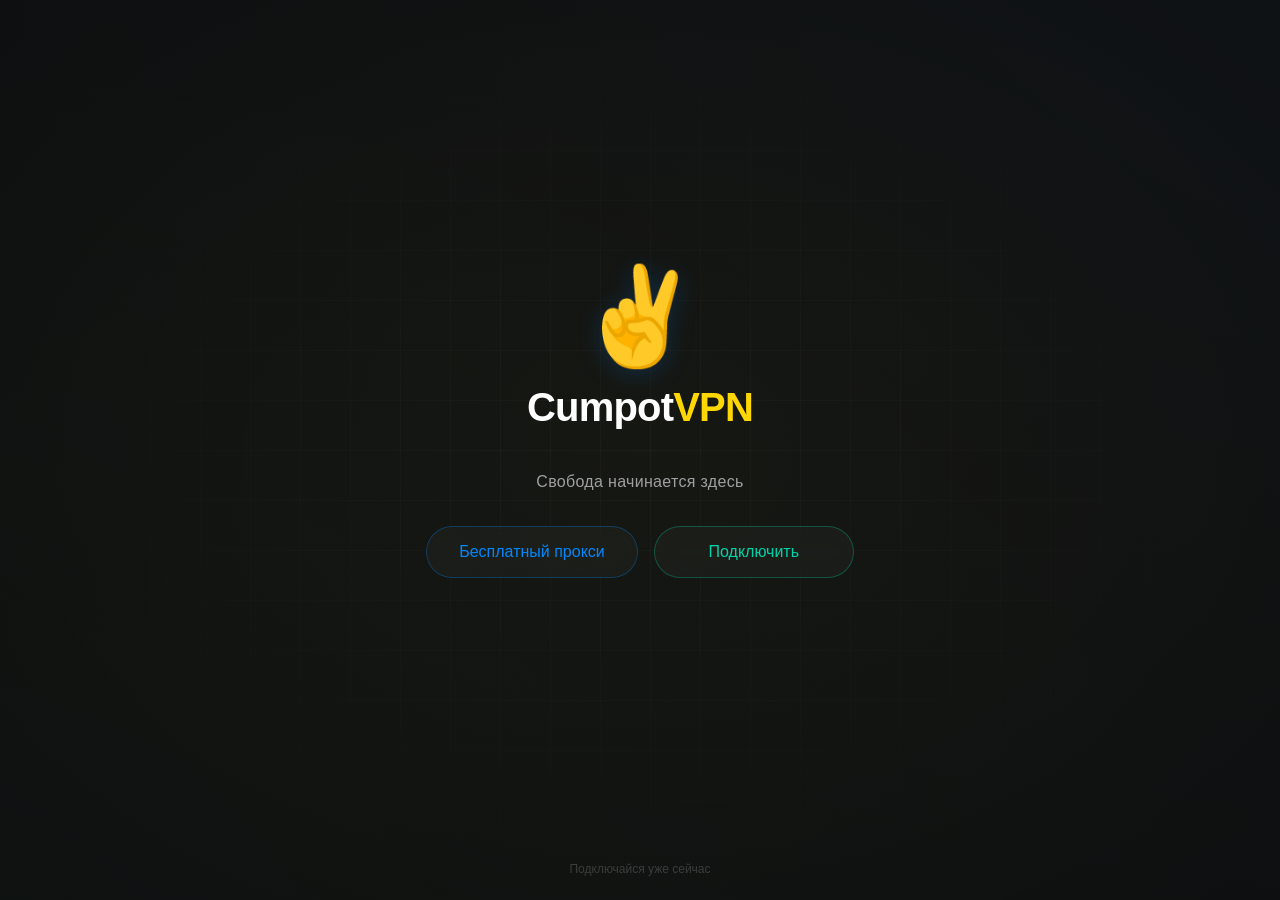
<file: index.html>
<!DOCTYPE html>
<html lang="en">
<head>
    <meta charset="UTF-8">
    <meta name="viewport" content="width=device-width, initial-scale=1.0, maximum-scale=1.0, user-scalable=no">
    <meta name="description" content="CumpotVPN - Fast. Private. Simple. Your gateway to a free internet.">
    <meta name="theme-color" content="#0f0f0f">
    <title>CumpotVPN</title>
    <style>
        /* CSS Reset & Base Styles */
        *, *::before, *::after {
            margin: 0;
            padding: 0;
            box-sizing: border-box;
        }

        :root {
            --bg-primary: #0f0f0f;
            --bg-secondary: #1a1a1a;
            --accent-blue: #0088ff;
            --accent-teal: #00d4aa;
            --accent-yellow: #ffd700; /* Gold/Yellow to match emoji */
            --text-primary: #ffffff;
            --text-secondary: #a0a0a0;
            --text-muted: #666666;
            --border-color: rgba(255, 255, 255, 0.1);
            --glow-blue: rgba(0, 136, 255, 0.4);
            --glow-teal: rgba(0, 212, 170, 0.4);
        }

        html {
            font-size: 16px;
            -webkit-text-size-adjust: 100%;
            -webkit-tap-highlight-color: transparent;
        }

        body {
            font-family: -apple-system, BlinkMacSystemFont, 'Segoe UI', Roboto, Oxygen, Ubuntu, Cantarell, sans-serif;
            background: var(--bg-primary);
            color: var(--text-primary);
            min-height: 100vh;
            display: flex;
            flex-direction: column;
            overflow-x: hidden;
            position: relative;
        }

        /* Animated Gradient Background */
        body::before {
            content: '';
            position: fixed;
            top: -50%;
            left: -50%;
            width: 200%;
            height: 200%;
            background: radial-gradient(ellipse at center, rgba(255, 215, 0, 0.03) 0%, transparent 50%),
                        radial-gradient(ellipse at 80% 20%, rgba(0, 136, 255, 0.03) 0%, transparent 70%),
                        radial-gradient(ellipse at 20% 80%, rgba(0, 212, 170, 0.02) 0%, transparent 50%);
            animation: gradientShift 20s ease-in-out infinite;
            pointer-events: none;
            z-index: 0;
        }

        /* Grid Background Pattern */
        body::after {
            content: '';
            position: fixed;
            top: 0;
            left: 0;
            width: 100%;
            height: 100%;
            background-image: 
                linear-gradient(rgba(255, 255, 255, 0.03) 1px, transparent 1px),
                linear-gradient(90deg, rgba(255, 255, 255, 0.03) 1px, transparent 1px);
            background-size: 50px 50px;
            mask-image: radial-gradient(ellipse at center, black 0%, transparent 75%);
            -webkit-mask-image: radial-gradient(ellipse at center, black 0%, transparent 75%);
            pointer-events: none;
            z-index: 0;
        }

        @keyframes gradientShift {
            0%, 100% { transform: translate(0, 0) rotate(0deg); }
            33% { transform: translate(2%, 2%) rotate(1deg); }
            66% { transform: translate(-1%, 1%) rotate(-1deg); }
        }

        /* Main Container */
        .container {
            flex: 1;
            display: flex;
            flex-direction: column;
            align-items: center;
            justify-content: center;
            padding: 2rem 1.5rem;
            position: relative;
            z-index: 1;
        }

        /* Logo Section */
        .logo-container {
            text-align: center;
            margin-bottom: 2.5rem;
            animation: fadeInDown 0.8s ease-out;
        }

        .logo {
            font-size: 4rem;
            display: inline-block;
            animation: float 3s ease-in-out infinite;
            filter: drop-shadow(0 4px 12px rgba(0, 136, 255, 0.2));
        }

        .brand-name {
            font-size: 2rem;
            font-weight: 600;
            color: var(--text-primary);
            letter-spacing: -0.02em;
            margin-top: 0.75rem;
        }

        .brand-vpn {
            color: var(--accent-yellow);
        }

        /* Tagline Styles */
        .tagline {
            font-size: 1rem;
            color: var(--text-secondary);
            text-align: center;
            margin-bottom: 2rem;
            opacity: 0.8;
            font-weight: 400;
            letter-spacing: 0.02em;
            animation: fadeIn 0.8s ease-out 0.2s both;
            max-width: 400px;
            line-height: 1.5;
        }

        @keyframes float {
            0%, 100% { transform: translateY(0); }
            50% { transform: translateY(-8px); }
        }

        /* Button Container */
        .button-container {
            display: flex;
            flex-direction: column;
            gap: 1rem;
            width: 100%;
            max-width: 320px;
            animation: fadeInUp 0.8s ease-out 0.3s both;
        }

        /* Button Styles */
        .btn {
            display: flex;
            align-items: center;
            justify-content: center;
            padding: 1rem 2rem;
            font-size: 1rem;
            font-weight: 500;
            text-decoration: none;
            border-radius: 50px;
            border: 1px solid var(--border-color);
            background: rgba(255, 255, 255, 0.03);
            backdrop-filter: blur(10px);
            -webkit-backdrop-filter: blur(10px);
            transition: all 0.3s cubic-bezier(0.4, 0, 0.2, 1);
            position: relative;
            overflow: hidden;
            cursor: pointer;
            -webkit-touch-callout: none;
            user-select: none;
        }

        .btn::before {
            content: '';
            position: absolute;
            top: 0;
            left: -100%;
            width: 100%;
            height: 100%;
            background: linear-gradient(90deg, transparent, rgba(255, 255, 255, 0.05), transparent);
            transition: left 0.5s ease;
        }

        .btn:hover::before {
            left: 100%;
        }

        .btn-primary {
            color: var(--accent-blue);
            border-color: rgba(0, 136, 255, 0.3);
        }

        .btn-primary:hover {
            background: rgba(0, 136, 255, 0.1);
            border-color: var(--accent-blue);
            transform: translateY(-2px);
            box-shadow: 0 8px 24px var(--glow-blue);
        }

        .btn-secondary {
            color: var(--accent-teal);
            border-color: rgba(0, 212, 170, 0.3);
        }

        .btn-secondary:hover {
            background: rgba(0, 212, 170, 0.1);
            border-color: var(--accent-teal);
            transform: translateY(-2px);
            box-shadow: 0 8px 24px var(--glow-teal);
        }

        .btn:active {
            transform: translateY(0) scale(0.98);
        }

        .btn:focus-visible {
            outline: 2px solid currentColor;
            outline-offset: 2px;
        }

        /* Footer */
        .footer {
            padding: 1.5rem;
            text-align: center;
            position: relative;
            z-index: 1;
        }

        .footer-text {
            font-size: 0.75rem;
            color: var(--text-muted);
            opacity: 0.5;
            transition: opacity 0.3s ease;
        }

        .footer-text:hover {
            opacity: 1;
        }

        /* Animations */
        @keyframes fadeIn {
            from { opacity: 0; }
            to { opacity: 1; }
        }

        @keyframes fadeInDown {
            from {
                opacity: 0;
                transform: translateY(-20px);
            }
            to {
                opacity: 1;
                transform: translateY(0);
            }
        }

        @keyframes fadeInUp {
            from {
                opacity: 0;
                transform: translateY(20px);
            }
            to {
                opacity: 1;
                transform: translateY(0);
            }
        }

        /* Reduced Motion */
        @media (prefers-reduced-motion: reduce) {
            *, *::before, *::after {
                animation-duration: 0.01ms !important;
                animation-iteration-count: 1 !important;
                transition-duration: 0.01ms !important;
            }
            
            .logo {
                animation: none;
            }
            
            body::before {
                animation: none;
            }
        }

        /* Desktop Styles */
        @media (min-width: 768px) {
            .logo {
                font-size: 5rem;
            }

            .brand-name {
                font-size: 1.25rem;
            }

            .brand-name {
                font-size: 1.25rem;
            }

            .button-container {
                flex-direction: row;
                justify-content: center;
                max-width: 600px;
            }

            .btn {
                min-width: 200px;
            }
        }

        /* Large Desktop */
        @media (min-width: 1024px) {
            .logo {
                font-size: 6rem;
            }

            .brand-name {
                font-size: 2.5rem;
            }
        }

        /* Mobile Optimizations */
        @media (max-width: 375px) {
            .logo {
                font-size: 3.5rem;
            }

            .brand-name {
                font-size: 1.75rem;
            }

            .btn {
                padding: 0.875rem 1.5rem;
                font-size: 0.9375rem;
            }
        }
    </style>
</head>
<body>
    <main class="container" role="main">
        <!-- Logo Section -->
        <div class="logo-container">
            <span class="logo" role="img" aria-label="CumpotVPN Logo">✌️</span>
            <h1 class="brand-name">Cumpot<span class="brand-vpn">VPN</span></h1>
        </div>

        <!-- Tagline -->
        <p class="tagline" id="tagline"></p>

        <!-- CTA Buttons -->
        <div class="button-container">
            <a 
                href="tg://proxy?add=YOUR_PROXY_HERE" 
                class="btn btn-primary"
                aria-label="Connect via Telegram Proxy"
                rel="noopener"
            >
                Бесплатный прокси
            </a>
            <a 
                href="tg://resolve?domain=cumpotvpn_bot" 
                class="btn btn-secondary"
                aria-label="Open CumpotVPN Bot on Telegram"
            >
                Подключить
            </a>
        </div>
    </main>

    <!-- Footer -->
    <footer class="footer">
        <p class="footer-text">Подключайся уже сейчас</p>
    </footer>

    <script>
        // Random tagline selector
        const taglines = [
            "Интернет без границ",
            "Свобода начинается здесь"
        ];

        // Smooth focus management for accessibility
        document.addEventListener('DOMContentLoaded', function() {
            // Set random tagline
            const taglineElement = document.getElementById('tagline');
            if (taglineElement) {
                const randomTagline = taglines[Math.floor(Math.random() * taglines.length)];
                taglineElement.textContent = randomTagline;
            }

            const buttons = document.querySelectorAll('.btn');
            
            buttons.forEach(btn => {
                btn.addEventListener('keydown', (e) => {
                    if (e.key === 'Enter' || e.key === ' ') {
                        btn.classList.add('pressed');
                    }
                });
                
                btn.addEventListener('keyup', () => {
                    btn.classList.remove('pressed');
                });
                
                btn.addEventListener('blur', () => {
                    btn.classList.remove('pressed');
                });
            });

            // Add loaded class for potential JS-triggered animations
            document.body.classList.add('loaded');
        });
    </script>
</body>
</html>
</file>
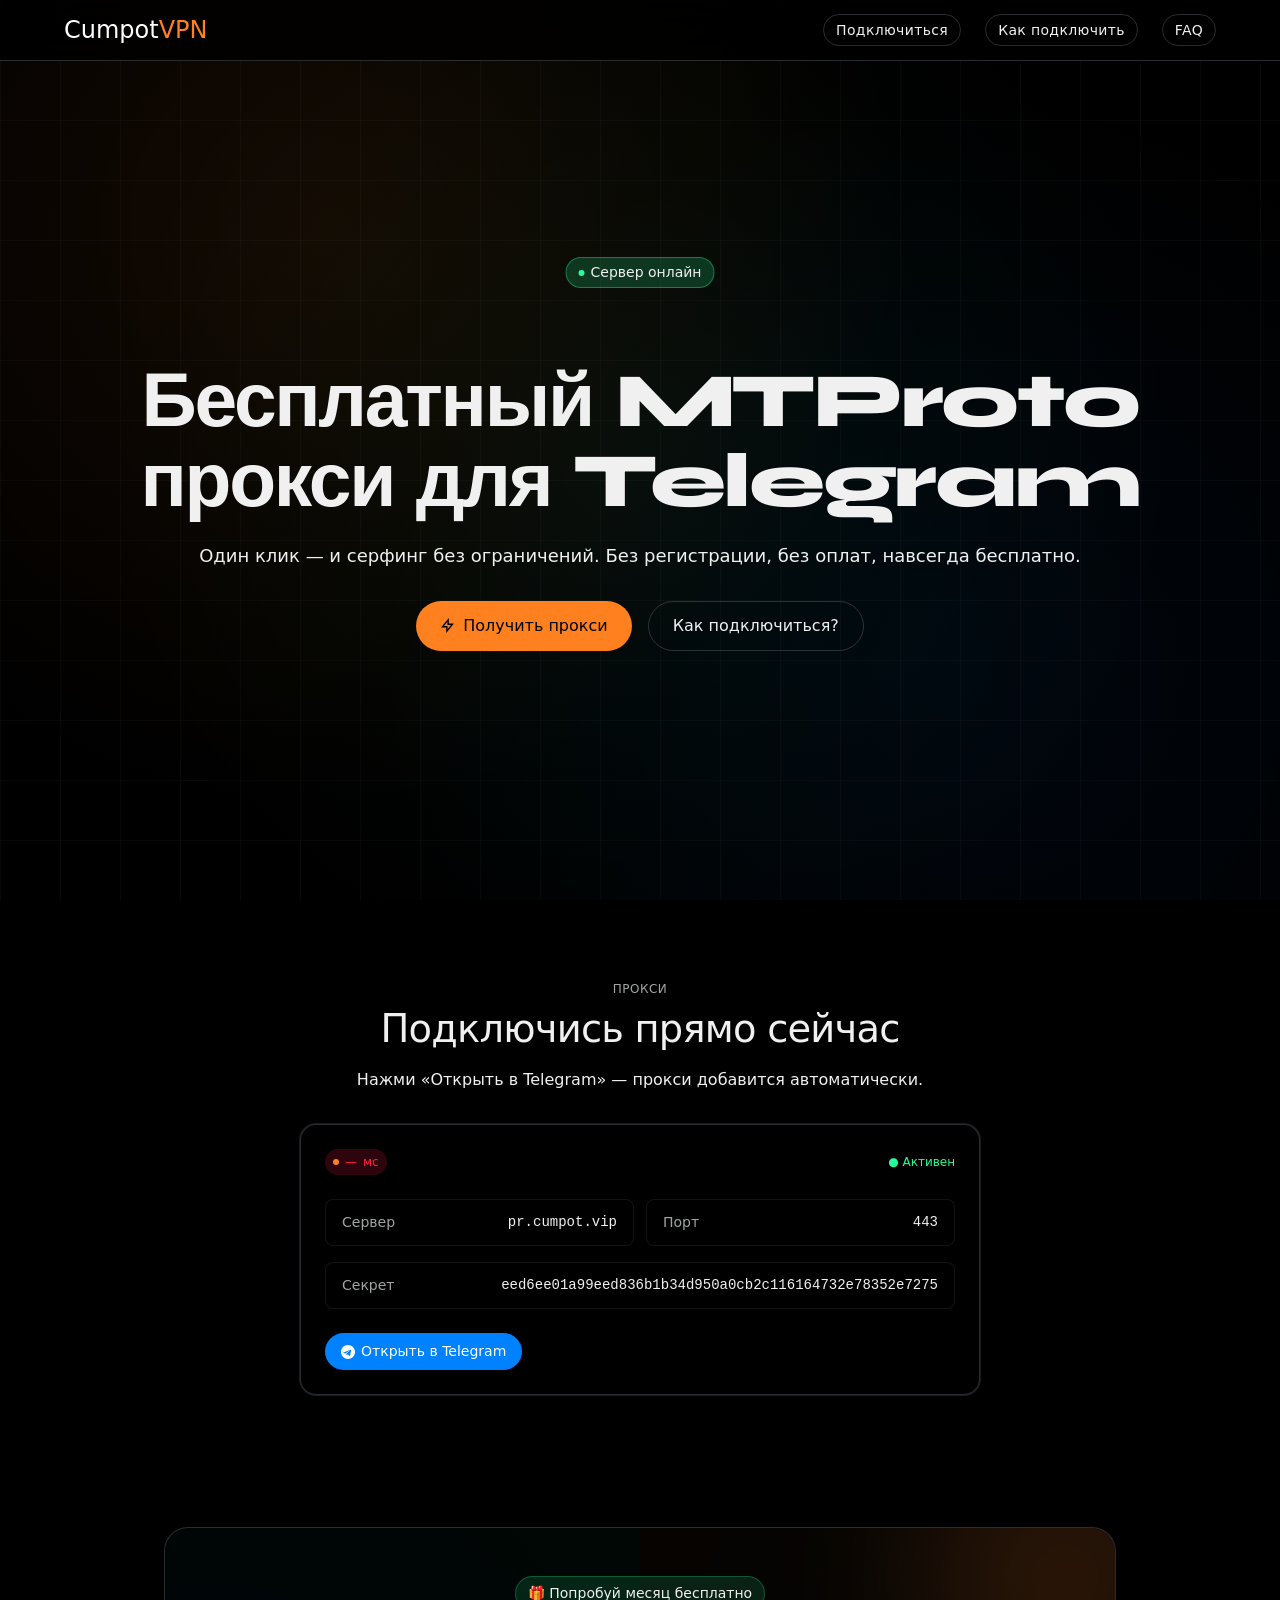
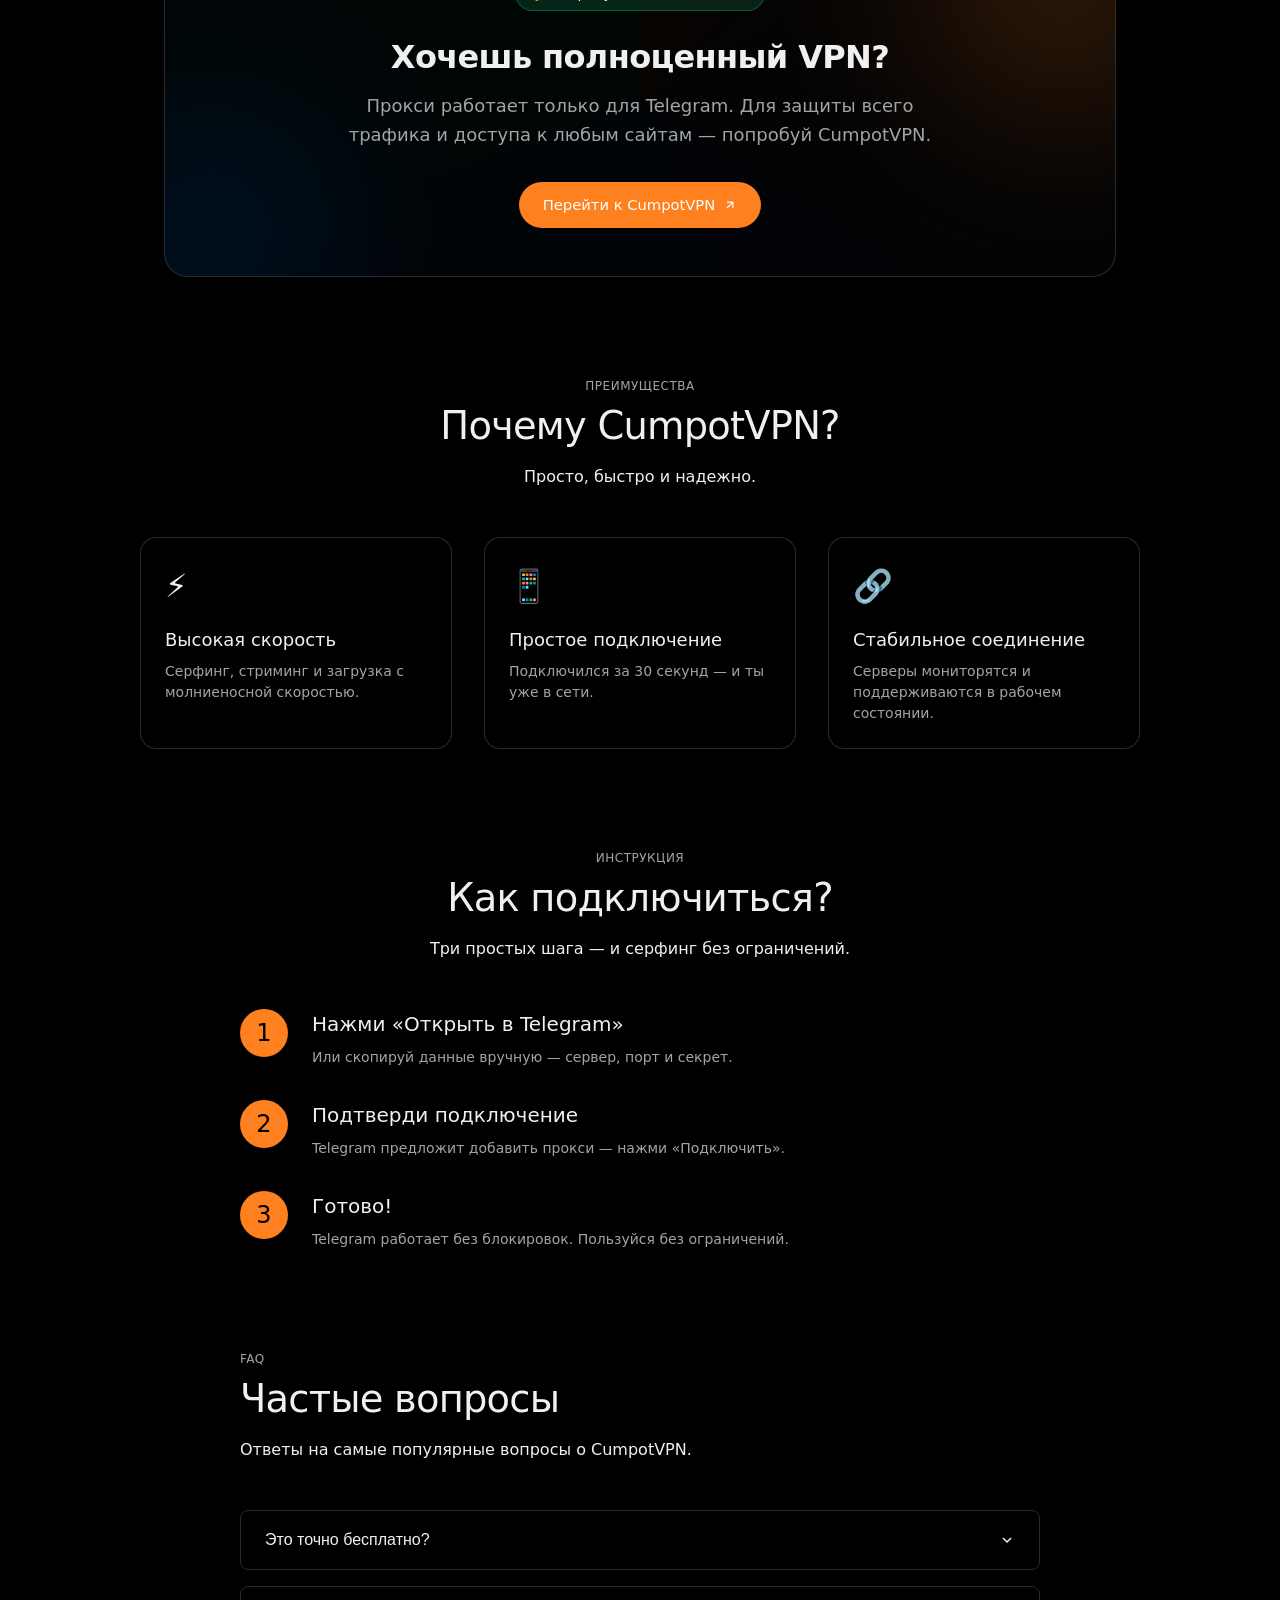
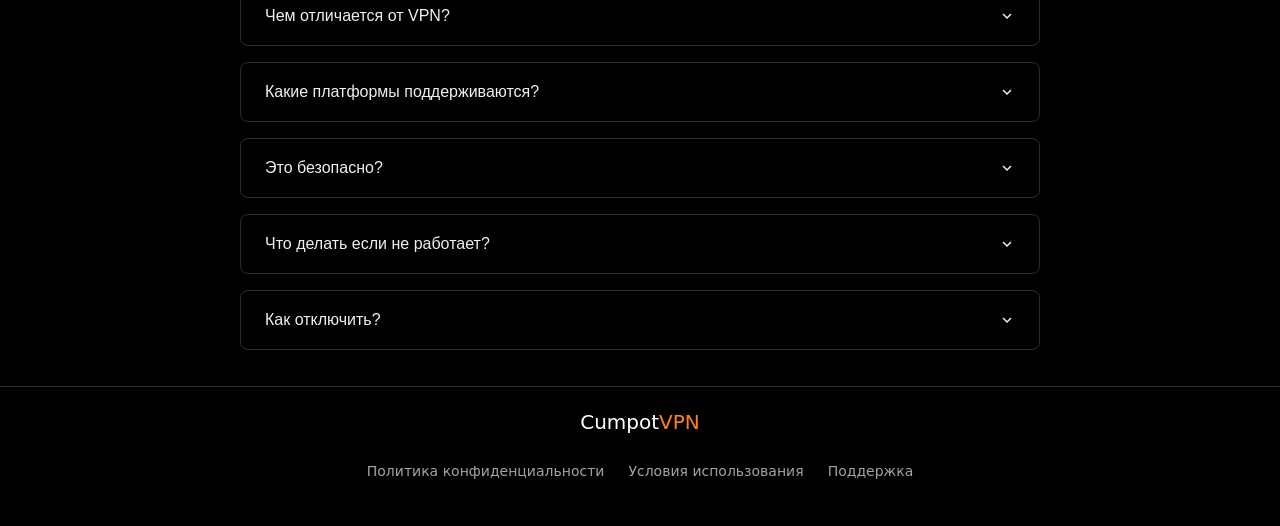
<file: vpn-landing.html>
<!DOCTYPE html>
<html lang="ru">
<head>
    <meta charset="UTF-8">
    <meta name="viewport" content="width=device-width, initial-scale=1.0">
    <title>CumpotVPN - Бесплатный VPN прокси сервис</title>
    <link href="https://fonts.googleapis.com/css2?family=Syne:wght@400;600;700;800&amp;family=DM+Sans:ital,wght@0,300;0,400;0,500;1,300&amp;display=swap" rel="stylesheet">
    <style>
        /* Resend-inspired Design System */
        * {
            box-sizing: border-box;
        }

        /* Reset */
        body, html {
            margin: 0;
            padding: 0;
            color: #f0f0f0;
            font-family: 'Inter', ui-sans-serif, system-ui, -apple-system, BlinkMacSystemFont, sans-serif;
            line-height: 1.5;
            -webkit-font-smoothing: antialiased;
            -moz-osx-font-smoothing: grayscale;
        }

        /* Typography */
        .display-hero {
            font-family: 'Syne', sans-serif;
            font-size: clamp(2.6rem,6vw,4.8rem);
            font-weight: 800;
            line-height: 1.05;
            letter-spacing: -.03em;
            margin-bottom: 20px;
            animation: up .55s .1s ease both;
        }

        .section-heading {
            font-family: 'aBCFavorit', ui-sans-serif, system-ui, sans-serif;
            font-size: clamp(1.6rem,3.5vw,2.4rem);
            font-weight: 400;
            line-height: 1.20;
            letter-spacing: -.02em;
            margin-bottom: .65rem;
            margin-top: 4px;
        }

        .nav-link {
            font-family: 'aBCFavorit', ui-sans-serif, system-ui, sans-serif;
            font-size: 14px;
            font-weight: 500;
            line-height: 1.43;
            letter-spacing: 0.35px;
        }

        .subheading {
            font-family: 'aBCFavorit', ui-sans-serif, system-ui, sans-serif;
            font-size: 20px;
            font-weight: 400;
            line-height: 1.30;
            margin-bottom: 16px;
        }

        .body-text {
            font-family: 'Inter', ui-sans-serif, system-ui, sans-serif;
            font-size: 16px;
            font-weight: 400;
            line-height: 1.50;
            margin-bottom: 16px;
        }

        .body-large {
            font-family: 'Inter', ui-sans-serif, system-ui, sans-serif;
            font-size: 18px;
            font-weight: 400;
            line-height: 1.50;
            margin-bottom: 16px;
        }

        /* Layout */
        .section {
            padding: 80px 0px 20px 0px;
        }

        .container {
            max-width: 1200px;
            margin: 0 auto;
            padding: 0 24px;
        }

        /* Navigation */
        nav {
            position: fixed;
            top: 0;
            left: 0;
            right: 0;
            background: rgba(0, 0, 0, 0.8);
            backdrop-filter: blur(20px);
            border-bottom: 1px solid rgba(214, 235, 253, 0.19);
            z-index: 1000;
        }

        .nav-inner {
            display: flex;
            justify-content: space-between;
            align-items: center;
            padding: 12px 24px;
            max-width: 1200px;
            margin: 0 auto;
        }

        .logo {
            font-family: system-ui;
            font-size: 24px;
            font-weight: 100;
        }

        .logo span {
            color: #ff801f;
        }

        .nav-links {
            display: flex;
            gap: 24px;
        }

        .nav-btn {
            text-decoration: none;
            padding: 5px 12px;
            border-radius: 9999px;
            transition: all 0.2s;
        }

        .nav-btn-out {
            color: #f0f0f0;
            border: 1px solid rgba(214, 235, 253, 0.19);
        }

        .nav-btn-out:hover {
            background: rgba(255, 255, 255, 0.28);
        }

        .nav-btn-fill {
            background: #ffffff;
            color: #000000;
            border: 1px solid transparent;
        }

        .nav-btn-fill:hover {
            opacity: 0.9;
        }

        .burger {
            display: none;
            flex-direction: column;
            width: 24px;
            height: 24px;
            background: none;
            border: none;
            cursor: pointer;
            gap: 4px;
        }

        .burger span {
            width: 100%;
            height: 2px;
            background: #f0f0f0;
            transition: all 0.3s;
        }

        .dropdown {
            display: none;
            position: absolute;
            top: 100%;
            right: 24px;
            background: rgba(0, 0, 0, 0.9);
            backdrop-filter: blur(20px);
            border: 1px solid rgba(214, 235, 253, 0.19);
            border-radius: 16px;
            padding: 12px;
            flex-direction: column;
            gap: 8px;
        }

        /* Global Background */
        body {
            background-color: #000000;
        }

        body::before {
            content: '';
            position: fixed;
            top: 0;
            left: 0;
            right: 0;
            bottom: 0;
            background: 
                radial-gradient(circle at 25% 25%, rgba(255, 128, 31, 0.08) 0%, transparent 50%),
                radial-gradient(circle at 75% 75%, rgba(0, 117, 255, 0.06) 0%, transparent 50%),
                radial-gradient(circle at 50% 50%, rgba(34, 255, 153, 0.04) 0%, transparent 70%);
            z-index: -2;
        }

        body::after {
            content: '';
            position: fixed;
            top: 0;
            left: 0;
            right: 0;
            bottom: 0;
            background-image: 
                linear-gradient(rgba(214, 235, 253, 0.03) 1px, transparent 1px),
                linear-gradient(90deg, rgba(214, 235, 253, 0.03) 1px, transparent 1px);
            background-size: 60px 60px;
            z-index: -1;
            pointer-events: none;
        }

        /* Hero Section */
        .hero {
            min-height: 100vh;
            display: flex;
            align-items: center;
            justify-content: center;
            position: relative;
            overflow: hidden;
            padding: 7rem 1.5rem 4rem;
        }

        .hero-content {
            max-width: 1200px;
            text-align: center;
            position: relative;
        }

        .alive {
            position: absolute;
            top: -40px;
            left: 50%;
            transform: translateX(-50%);
            background: rgba(34, 255, 153, 0.18);
            border: 1px solid rgba(34, 255, 153, 0.36);
            border-radius: 9999px;
            padding: 4px 12px;
            font-size: 14px;
            display: flex;
            align-items: center;
            gap: 6px;
        }

        .dot {
            width: 6px;
            height: 6px;
            background: #22ff99;
            border-radius: 50%;
            animation: pulse 2s infinite;
        }

        @keyframes pulse {
            0%, 100% { opacity: 1; }
            50% { opacity: 0.5; }
        }

        .hero h1 em {
            color: #ff801f;
            font-style: normal;
        }

        .ctas {
            display: flex;
            gap: 16px;
            justify-content: center;
            margin-top: 32px;
            flex-wrap: wrap;
        }

        .btn-dark {
            background: #ff801f;
            color: #000000;
            text-decoration: none;
            padding: 12px 24px;
            border-radius: 9999px;
            font-weight: 500;
            display: flex;
            align-items: center;
            gap: 8px;
            transition: all 0.2s;
            border: none;
            cursor: pointer;
        }

        .btn-dark:hover {
            opacity: 0.9;
            transform: translateY(-2px);
        }

        .btn-out {
            background: transparent;
            color: #f0f0f0;
            text-decoration: none;
            padding: 12px 24px;
            border: 1px solid rgba(214, 235, 253, 0.19);
            border-radius: 9999px;
            font-weight: 500;
            display: flex;
            align-items: center;
            gap: 8px;
            transition: all 0.2s;
        }

        .btn-out:hover {
            background: rgba(255, 255, 255, 0.28);
        }

        /* VPN Settings Section */
        .vpn-wrap {
            max-width: 680px;
            margin: 0 auto;
            text-align: center;
        }

        .label {
            font-family: 'Inter', ui-sans-serif, system-ui, sans-serif;
            font-size: 12px;
            font-weight: 500;
            letter-spacing: 0.5px;
            text-transform: uppercase;
            color: #a1a4a5;
            margin-bottom: 8px;
        }

        .vpn-card {
            background: rgba(0, 0, 0, 0.4);
            border: 1px solid rgba(214, 235, 253, 0.19);
            border-radius: 24px;
            padding: 48px;
            margin-top: 32px;
            position: relative;
            overflow: hidden;
        }

        .vpn-card::before {
            content: '';
            position: absolute;
            top: -50%;
            left: -50%;
            width: 200%;
            height: 200%;
            background: conic-gradient(rgba(255, 128, 31, 0.05), rgba(0, 117, 255, 0.05), rgba(34, 255, 153, 0.05));
            animation: rotate 30s linear infinite;
            z-index: -1;
        }

        @keyframes rotate {
            0% { transform: rotate(0deg); }
            100% { transform: rotate(360deg); }
        }

        .vpn-inner {
            position: relative;
            z-index: 1;
        }

        .card {
            background: rgba(0, 0, 0, 0.3);
            border: 1px solid rgba(214, 235, 253, 0.19);
            border-radius: 16px;
            padding: 24px;
            margin-top: 32px;
            text-align: left;
            box-shadow: rgba(176, 199, 217, 0.145) 0px 0px 0px 1px;
        }

        .card-head {
            display: flex;
            justify-content: space-between;
            align-items: center;
            margin-bottom: 1.5rem;
        }

        .ping-badge {
            display: flex;
            align-items: center;
            gap: 6px;
            padding: 4px 8px;
            border-radius: 9999px;
            font-size: 12px;
            font-weight: 500;
            background: rgba(255, 128, 31, 0.18);
            color: #ffa057;
        }

        .ping-dot {
            width: 6px;
            height: 6px;
            border-radius: 50%;
            background: #ff801f;
        }

        .ping-badge.ping-good {
            background: rgba(17, 255, 153, 0.18);
            color: #11ff99;
        }

        .ping-badge.ping-good .ping-dot {
            background: #22ff99;
        }

        .ping-badge.ping-mid {
            background: rgba(255, 128, 31, 0.18);
            color: #ffa057;
        }

        .ping-badge.ping-bad {
            background: rgba(255, 32, 71, 0.18);
            color: #ff2047;
        }

        .ping-badge.ping-bad .ping-dot {
            background: #ff2047;
        }

        .ping-badge.ping-err {
            background: rgba(255, 32, 71, 0.18);
            color: #ff2047;
        }

        .badge-ok {
            color: #22ff99;
            font-size: 12px;
            font-weight: 500;
        }

        .fields {
            display: flex;
            flex-direction: column;
            gap: 16px;
            margin-bottom: 24px;
        }

        .field {
            display: flex;
            justify-content: space-between;
            padding: 12px 16px;
            background: rgba(0, 0, 0, 0.2);
            border: 1px solid rgba(214, 235, 253, 0.08);
            border-radius: 8px;
        }

        .field-row {
            display: flex;
            gap: 12px;
        }

        .field.half {
            flex: 1;
        }

        .fl {
            color: #a1a4a5;
            font-size: 14px;
        }

        .fv {
            font-family: 'commitMono', ui-monospace, SFMono-Regular, Menlo, Monaco, Consolas, monospace;
            font-size: 14px;
        }

        .secret-field .fv {
            word-break: break-all;
        }

        .actions {
            display: flex;
            gap: 12px;
            flex-wrap: wrap;
        }

        .copy {
            background: transparent;
            color: #f0f0f0;
            border: 1px solid rgba(214, 235, 253, 0.19);
            border-radius: 9999px;
            padding: 8px 16px;
            font-size: 14px;
            font-weight: 500;
            cursor: pointer;
            display: flex;
            align-items: center;
            gap: 6px;
            transition: all 0.2s;
            display: none;
        }

        .copy:hover {
            background: rgba(255, 255, 255, 0.28);
        }

        .tgbtn {
            background: #0081fd;
            color: #ffffff;
            border: none;
            border-radius: 9999px;
            padding: 8px 16px;
            font-size: 14px;
            font-weight: 500;
            cursor: pointer;
            text-decoration: none;
            display: flex;
            align-items: center;
            gap: 6px;
            transition: all 0.2s;
        }

        .tgbtn:hover {
            opacity: 0.9;
        }

        /* Features Section */
        .features-in {
            max-width: 1000px;
            margin: 0 auto;
            text-align: center;
        }

        .grid {
            display: grid;
            grid-template-columns: repeat(auto-fit, minmax(300px, 1fr));
            gap: 32px;
            margin-top: 48px;
        }

        .fc {
            text-align: left;
            padding: 24px;
            background: rgba(0, 0, 0, 0.3);
            border: 1px solid rgba(214, 235, 253, 0.19);
            border-radius: 16px;
            transition: all 0.3s;
        }

        .fc:hover {
            transform: translateY(-4px);
            border-color: rgba(214, 235, 253, 0.3);
            box-shadow: rgba(176, 199, 217, 0.2) 0px 0px 0px 1px;
        }

        .fi {
            font-size: 32px;
            margin-bottom: 16px;
            display: block;
        }

        .ft {
            font-size: 18px;
            font-weight: 500;
            margin-bottom: 8px;
        }

        .fd {
            color: #a1a4a5;
            font-size: 14px;
            line-height: 1.5;
        }

        /* VPN Promo Section */
        .vpn-promo {
            padding: 80px 0px 20px 0px;
        }

        .vpn-promo .vpn-wrap {
            max-width: 1000px;
            margin: 0 auto;
            padding: 0 24px;
        }

        .vpn-promo .vpn-card {
            background: rgba(0, 0, 0, 0.4);
            border: 1px solid rgba(214, 235, 253, 0.19);
            border-radius: 24px;
            padding: 48px;
            position: relative;
            overflow: hidden;
        }

        .vpn-orb {
            position: absolute;
            border-radius: 50%;
            filter: blur(80px);
            opacity: 0.4;
        }

        .vpn-orb-1 {
            width: 300px;
            height: 300px;
            background: rgba(255, 128, 31, 0.4);
            top: -100px;
            right: -100px;
        }

        .vpn-orb-2 {
            width: 250px;
            height: 250px;
            background: rgba(0, 117, 255, 0.3);
            bottom: -80px;
            left: -80px;
        }

        .vpn-inner {
            position: relative;
            z-index: 1;
            text-align: center;
        }

        .vpn-tag {
            display: inline-block;
            padding: 6px 12px;
            background: rgba(34, 255, 153, 0.12);
            border: 1px solid rgba(34, 255, 153, 0.25);
            border-radius: 9999px;
            font-size: 14px;
            font-weight: 500;
            1margin-bottom: 16px;
        }

        .vpn-title {
            font-family: 'aBCFavorit', ui-sans-serif, system-ui, sans-serif;
            font-size: clamp(1.4rem,3vw,2rem);
            font-weight: 700;
            line-height: 1.2;
            letter-spacing: -.02em;
            margin-bottom: 16px;
            color: #f0f0f0;
        }

        .vpn-desc {
            font-size: 18px;
            line-height: 1.6;
            color: #a1a4a5;
            max-width: 600px;
            margin: 0 auto 32px;
        }

        .vpn-btn {
            display: inline-flex;
            align-items: center;
            gap: 8px;
            background: #ff801f;
            color: #ffffff;
            border: none;
            border-radius: 9999px;
            padding: 12px 24px;
            font-size: 0.92rem;
            font-weight: 500;
            text-decoration: none;
            transition: all 0.2s;
        }

        .vpn-btn:hover {
            background: #ff9800;
            transform: translateY(-2px);
        }

        /* How To Section */
        .howto {
            background: rgba(0, 0, 0, 0.5);
            text-align: center;
        }

        .steps {
            max-width: 800px;
            margin: 0 auto;
            margin-top: 48px;
            display: flex;
            flex-direction: column;
            gap: 32px;
            text-align: left;
        }

        .step {
            display: flex;
            gap: 24px;
            align-items: flex-start;
        }

        .snum {
            width: 48px;
            height: 48px;
            background: #ff801f;
            color: #000000;
            border-radius: 50%;
            display: flex;
            align-items: center;
            justify-content: center;
            font-size: 24px;
            font-weight: 500;
            flex-shrink: 0;
        }

        .stitle {
            font-size: 20px;
            font-weight: 500;
            margin-bottom: 8px;
        }

        .sdesc {
            color: #a1a4a5;
            font-size: 14px;
            line-height: 1.5;
        }

        /* FAQ Section */
        .faq-inner {
            max-width: 800px;
            margin: 0 auto;
        }

        .faq-list {
            margin-top: 48px;
        }

        .faq-item {
            margin-bottom: 16px;
            border: 1px solid rgba(214, 235, 253, 0.19);
            border-radius: 8px;
            overflow: hidden;
        }

        .faq-q {
            width: 100%;
            background: transparent;
            border: none;
            padding: 20px 24px;
            text-align: left;
            font-size: 16px;
            font-weight: 500;
            color: #f0f0f0;
            cursor: pointer;
            display: flex;
            justify-content: space-between;
            align-items: center;
            transition: all 0.2s;
        }

        .faq-q:hover {
            background: rgba(255, 255, 255, 0.05);
        }

        .faq-icon {
            transition: transform 0.3s;
        }

        .faq-item.open .faq-icon {
            transform: rotate(180deg);
        }

        .faq-a {
            max-height: 0;
            overflow: hidden;
            transition: max-height 0.3s ease;
            padding: 0 24px;
            color: #a1a4a5;
            font-size: 14px;
            line-height: 1.6;
        }

        .faq-item.open .faq-a {
            max-height: 200px;
            padding: 0 24px 20px;
        }

        /* Footer */
        footer {
            padding: 20px 24px;
            text-align: center;
            border-top: 1px solid rgba(214, 235, 253, 0.19);
        }

        footer .logo {
            font-size: 20px;
            margin-bottom: 8px;
        }

        footer p {
            color: #a1a4a5;
            font-size: 14px;
            margin: 0;
        }

        .footer-links {
            display: flex;
            justify-content: center;
            gap: 24px;
            margin: 24px 0;
            flex-wrap: wrap;
        }

        .footer-link {
            color: #a1a4a5;
            text-decoration: none;
            font-size: 14px;
            transition: color 0.2s;
        }

        .footer-link:hover {
            color: #f0f0f0;
        }

        /* Toast Notification */
        .toast {
            position: fixed;
            bottom: 24px;
            left: 50%;
            transform: translateX(-50%) translateY(100px);
            background: rgba(0, 0, 0, 0.9);
            border: 1px solid rgba(214, 235, 253, 0.19);
            border-radius: 8px;
            padding: 12px 24px;
            color: #f0f0f0;
            font-size: 14px;
            opacity: 0;
            transition: all 0.3s;
            pointer-events: none;
        }

        .toast.show {
            transform: translateX(-50%) translateY(0);
            opacity: 1;
        }

        /* Responsive */
        @media (max-width: 768px) {
            .nav-links {
                display: none;
            }
            
            .burger {
                display: flex;
            }
            
            .dropdown.open {
                display: flex;
            }
            
            .burger.open span:nth-child(1) {
                transform: rotate(45deg) translate(5px, 5px);
            }
            
            .burger.open span:nth-child(2) {
                opacity: 0;
            }
            
            .burger.open span:nth-child(3) {
                transform: rotate(-45deg) translate(7px, -6px);
            }
            
            .display1-hero {
                font-size: 60px;
            }
            
            .section1-heading {
                font-size: 40px;
            }
            
            .ctas1 {
                flex-direction: column;
                width: 100%;
            }
            
            .card {
                padding: 16px;
            }
            
            .field {
                flex-direction: column;
                gap: 8px;
            }
            
            .step {
                1flex-direction: column;
            }
            
            .grid {
                grid-template-columns: 1fr;
            }
        }
    </style>
</head>
<body>
    <!-- Navigation -->
    <nav>
        <div class="nav-inner">
<div class="logo"><span style="color: #ffffff">Cumpot</span><span>VPN</span></div>
            <div class="nav-links">
                <a href="#proxy" class="nav-btn nav-btn-out nav-link">Подключиться</a>
                <a href="#howto" class="nav-btn nav-btn-out nav-link">Как подключить</a>
                <a href="#faq" class="nav-btn nav-btn-out nav-link">FAQ</a>
            </div>
            <button class="burger" id="burger" aria-label="Меню">
                <span></span><span></span><span></span>
            </button>
        </div>
        <div class="dropdown" id="dropdown">
            <a href="#proxy" class="nav-btn nav-btn-out nav-link">Подключиться</a>
            <a href="#howto" class="nav-btn nav-btn-out nav-link">Как подключить</a>
            <a href="#faq" class="nav-btn nav-btn-out nav-link">FAQ</a>
        </div>
    </nav>

    <!-- Hero Section -->
    <section class="hero">
        <div class="hero-content">
            <div class="alive"><div class="dot"></div>Сервер онлайн</div>
            <h1 class="display-hero">Бесплатный MTProto<br>прокси для Telegram</h1>
            <p class="body-large">Один клик — и серфинг без ограничений. Без регистрации, без оплат, навсегда бесплатно.</p>
            <div class="ctas">
                <a href="#proxy" class="btn-dark">
                    <svg width="15" height="15" fill="none" viewBox="0 0 24 24" stroke="currentColor" stroke-width="2.2">
                        <path d="M13 10V3L4 14h7v7l9-11h-7z"></path>
                    </svg>
                    Получить прокси
                </a>
                <a href="#howto" class="btn-out">Как подключиться?</a>
            </div>
        </div>
    </section>

    <!-- VPN Settings Section -->
    <section class="section" id="proxy">
        <div class="container">
            <div class="vpn-wrap">
                <div class="label">ПРОКСИ</div>
                <h2 class="section-heading">Подключись прямо сейчас</h2>
                <p class="body-text">Нажми «Открыть в Telegram» — прокси добавится автоматически.</p>
                
                <div class="card">
                    <div class="card-head">
                        <div class="card-name">
                            <span class="ping-badge" id="ping-badge">
                                <span class="ping-dot"></span>
                                <span id="ping-val">121</span> мс
                            </span>
                        </div>
                        <span class="badge-ok">● Активен</span>
                    </div>
                    <div class="fields">
                        <div class="field-row">
                            <div class="field half">
                                <div class="fl">Сервер</div>
                                <div class="fv">pr.cumpot.vip</div>
                            </div>
                            <div class="field half">
                                <div class="fl">Порт</div>
                                <div class="fv">443</div>
                            </div>
                        </div>
                        <div class="field secret-field">
                            <div class="fl">Секрет</div>
                            <div class="fv">eed6ee01a99eed836b1b34d950a0cb2c116164732e78352e7275</div>
                        </div>
                    </div>
                    <div class="actions">
                        <button class="copy" onclick="copyData()">
                            <svg width="14" height="14" fill="none" viewBox="0 0 24 24" stroke="currentColor" stroke-width="2">
                                <rect x="9" y="9" width="13" height="13" rx="2"></rect>
                                <path d="M5 15H4a2 2 0 0 1-2-2V4a2 2 0 0 1 2-2h9a2 2 0 0 1 2 2v1"></path>
                            </svg>
                            Скопировать
                        </button>
                        <a class="tgbtn" href="tg://proxy?server=pr.cumpot.vip&port=443&secret=eed6ee01a99eed836b1b34d950a0cb2c116164732e78352e7275" target="_blank">
                            <svg width="14" height="14" viewBox="0 0 24 24" fill="currentColor">
                                <path d="M12 0C5.373 0 0 5.373 0 12s5.373 12 12 12 12-5.373 12-12S18.627 0 12 0zm5.562 8.248-2.04 9.613c-.15.674-.546.838-1.107.521l-3.077-2.27-1.484 1.428c-.164.165-.301.301-.617.301l.22-3.114 5.668-5.12c.246-.22-.054-.342-.384-.122L7.19 14.6l-3.03-.946c-.66-.205-.673-.66.137-.977l11.85-4.568c.547-.198 1.026.133.415.139z"></path>
                            </svg>
                            Открыть в Telegram
                        </a>
                    </div>
                </div>
            </div>
        </div>
    </section>

    <!-- VPN PROMO -->
    <section class="vpn-promo" id="vpn-promo">
        <div class="vpn-wrap">
            <div class="vpn-card">
                <div class="vpn-orb vpn-orb-1"></div>
                <div class="vpn-orb vpn-orb-2"></div>
                <div class="vpn-inner">
                    <div class="vpn-tag">🎁 Попробуй месяц бесплатно</div>
                    <h2 class="vpn-title">Хочешь полноценный VPN?</h2>
                    <p class="vpn-desc">Прокси работает только для Telegram. Для защиты всего трафика и доступа к любым сайтам — попробуй CumpotVPN.</p>
                    <a href="https://t.me/cumpotvpn_bot" target="_blank" class="vpn-btn">
                        Перейти к CumpotVPN
                        <svg width="14" height="14" fill="none" viewBox="0 0 24 24" stroke="currentColor" stroke-width="2.2">
                            <path d="M7 17L17 7M17 7H7M17 7v10"></path>
                        </svg>
                    </a>
                </div>
            </div>
        </div>
    </section>

    <!-- Features Section -->
    <section class="section features">
        <div class="container">
            <div class="features-in">
                <div class="label">Преимущества</div>
                <h2 class="section-heading">Почему CumpotVPN?</h2>
                <p class="body-text">Просто, быстро и надежно.</p>
                
                <div class="grid">
                    <div class="fc">
                        <div class="fi">⚡</div>
                        <div class="ft">Высокая скорость</div>
                        <div class="fd">Серфинг, стриминг и загрузка с молниеносной скоростью.</div>
                    </div>
                    <div class="fc">
                        <div class="fi">📱</div>
                        <div class="ft">Простое подключение</div>
                        <div class="fd">Подключился за 30 секунд — и ты уже в сети.</div>
                    </div>
                    <div class="fc">
                        <div class="fi">🔗</div>
                        <div class="ft">Стабильное соединение</div>
                        <div class="fd">Серверы мониторятся и поддерживаются в рабочем состоянии.</div>
                    </div>
                </div>
            </div>
        </div>
    </section>

    <!-- How To Section -->
    <section class="section howto" id="howto">
        <div class="container">
            <div class="label">Инструкция</div>
            <h2 class="section-heading">Как подключиться?</h2>
            <p class="body-text">Три простых шага — и серфинг без ограничений.</p>
            
            <div class="steps">
                <div class="step">
                    <div class="snum">1</div>
                    <div>
                        <div class="stitle">Нажми «Открыть в Telegram»</div>
                        <div class="sdesc">Или скопируй данные вручную — сервер, порт и секрет.</div>
                    </div>
                </div>
                <div class="step">
                    <div class="snum">2</div>
                    <div>
                        <div class="stitle">Подтверди подключение</div>
                        <div class="sdesc">Telegram предложит добавить прокси — нажми «Подключить».</div>
                    </div>
                </div>
                <div class="step">
                    <div class="snum">3</div>
                    <div>
                        <div class="stitle">Готово!</div>
                        <div class="sdesc">Telegram работает без блокировок. Пользуйся без ограничений.</div>
                    </div>
                </div>
            </div>
        </div>
    </section>

    <!-- FAQ Section -->
    <section class="section" id="faq">
        <div class="container">
            <div class="faq-inner">
                <div class="label">FAQ</div>
                <h2 class="section-heading">Частые вопросы</h2>
                <p class="body-text">Ответы на самые популярные вопросы о CumpotVPN.</p>
                
                <div class="faq-list">
                    <div class="faq-item">
                        <button class="faq-q" onclick="toggleFaq(this)">
                            Это точно бесплатно?
                            <svg class="faq-icon" width="16" height="16" fill="none" viewBox="0 0 24 24" stroke="currentColor" stroke-width="2.2">
                                <path d="M6 9l6 6 6-6"></path>
                            </svg>
                        </button>
                        <div class="faq-a">Да, полностью бесплатно и без регистрации. Никаких скрытых платежей.</div>
                    </div>
                    
                    <div class="faq-item">
                        <button class="faq-q" onclick="toggleFaq(this)">
                            Чем отличается от VPN?
                            <svg class="faq-icon" width="16" height="16" fill="none" viewBox="0 0 24 24" stroke="currentColor" stroke-width="2.2">
                                <path d="M6 9l6 6 6-6"></path>
                            </svg>
                        </button>
                        <div class="faq-a">MTProto прокси работает только внутри Telegram и не шифрует весь трафик устройства. VPN защищает все подключения и подходит для любых сайтов и приложений.</div>
                    </div>
                    
                    <div class="faq-item">
                        <button class="faq-q" onclick="toggleFaq(this)">
                            Какие платформы поддерживаются?
                            <svg class="faq-icon" width="16" height="16" fill="none" viewBox="0 0 24 24" stroke="currentColor" stroke-width="2.2">
                                <path d="M6 9l6 6 6-6"></path>
                            </svg>
                        </button>
                        <div class="faq-a">Любые, где есть Telegram — iOS, Android, Windows, macOS, Linux.</div>
                    </div>
                    
                    <div class="faq-item">
                        <button class="faq-q" onclick="toggleFaq(this)">
                            Это безопасно?
                            <svg class="faq-icon" width="16" height="16" fill="none" viewBox="0 0 24 24" stroke="currentColor" stroke-width="2.2">
                                <path d="M6 9l6 6 6-6"></path>
                            </svg>
                        </button>
                        <div class="faq-a">Прокси не расшифровывает ваши сообщения — Telegram шифрует их сам. Прокси лишь перенаправляет трафик.</div>
                    </div>
                    
                    <div class="faq-item">
                        <button class="faq-q" onclick="toggleFaq(this)">
                            Что делать если не работает?
                            <svg class="faq-icon" width="16" height="16" fill="none" viewBox="0 0 24 24" stroke="currentColor" stroke-width="2.2">
                                <path d="M6 9l6 6 6-6"></path>
                            </svg>
                        </button>
                        <div class="faq-a">Попробуйте переподключиться: Настройки → Данные и память → Настройки прокси → Использовать прокси. Если не помогает — напишите в поддержку.</div>
                    </div>
                    
                    <div class="faq-item">
                        <button class="faq-q" onclick="toggleFaq(this)">
                            Как отключить?
                            <svg class="faq-icon" width="16" height="16" fill="none" viewBox="0 0 24 24" stroke="currentColor" stroke-width="2.2">
                                <path d="M6 9l6 6 6-6"></path>
                            </svg>
                        </button>
                        <div class="faq-a">Настройки → Данные и память → Настройки прокси → отключите прокси.</div>
                    </div>
                </div>
            </div>
        </div>
    </section>

    <!-- Footer -->
    <footer>
        <div class="logo"><span style="color: #ffffff">Cumpot</span><span>VPN</span></div>
        <div class="footer-links">
            <a href="#" class="footer-link">Политика конфиденциальности</a>
            <a href="#" class="footer-link">Условия использования</a>
            <a href="#" class="footer-link">Поддержка</a>
        </div>
    </footer>

    <!-- Toast Notification -->
    <div class="toast" id="toast">✓ Подключено к VPN</div>

    <script>
        // FAQ Toggle
        function toggleFaq(btn) {
            const item = btn.closest('.faq-item');
            const isOpen = item.classList.contains('open');
            document.querySelectorAll('.faq-item.open').forEach(i => i.classList.remove('open'));
            if (!isOpen) item.classList.add('open');
        }

        // Mobile Menu Toggle
        const burger = document.getElementById('burger');
        const dropdown = document.getElementById('dropdown');

        burger.addEventListener('click', () => {
            burger.classList.toggle('open');
            dropdown.classList.toggle('open');
        });

        // Smooth Scrolling
        document.querySelectorAll('a[href^="#"]').forEach(anchor => {
            anchor.addEventListener('click', function (e) {
                e.preventDefault();
                const target = document.querySelector(this.getAttribute('href'));
                burger.classList.remove('open');
                dropdown.classList.remove('open');
                if (target) {
                    target.scrollIntoView({ behavior: 'smooth' });
                }
            });
        });

        // Copy data function
        function copyData() {
            const text = 'tg://proxy?server=pr.cumpot.vip&port=443&secret=eed6ee01a99eed836b1b34d950a0cb2c116164732e78352e7275';
            navigator.clipboard.writeText(text).catch(() => {
                const el = document.createElement('textarea');
                el.value = text;
                document.body.appendChild(el);
                el.select();
                document.execCommand('copy');
                document.body.removeChild(el);
            });
            
            // Show toast notification
            const toast = document.getElementById('toast');
            toast.textContent = '✓ Скопировано в буфер обмена';
            toast.classList.add('show');
            setTimeout(() => {
                toast.classList.remove('show');
            }, 3000);
        }

        // Measure ping function mimicking TGProxy
        (async function measurePing() {
            const host = 'http://tg.cumpot.vip';
            const badge = document.getElementById('ping-badge');
            const val = document.getElementById('ping-val');
            const ATTEMPTS = 4;
            const results = [];

            for (let i = 0; i < ATTEMPTS; i++) {
                try {
                    const start = performance.now();
                    await fetch(host, { mode: 'no-cors', cache: 'no-store' });
                    const ms = Math.round(performance.now() - start);
                    results.push(ms);
                } catch (_) {
                    // Сервер может вернуть ошибку, но время всё равно считается
                }
                if (i < ATTEMPTS - 1) await new Promise(r => setTimeout(r, 300));
            }

            if (results.length === 0) {
                val.textContent = '—';
                badge.classList.add('ping-err');
                return;
            }

            // Убираем выброс (max) и берём среднее из остальных
            results.sort((a, b) => a - b);
            const trimmed = results.slice(0, -1);
            const avg = Math.max(1, Math.round(trimmed.reduce((a, b) => a + b, 0) / trimmed.length / 2));

            val.textContent = avg;
            badge.classList.remove('ping-err');
            if (avg < 80)       badge.classList.add('ping-good');
            else if (avg < 200) badge.classList.add('ping-mid');
            else                badge.classList.add('ping-bad');
        })();

        // Connect via app button
        document.querySelector('.tgbtn').addEventListener('click', function() {
            showToast('✓ Открытие VPN приложения...');
        });
    </script>
</body>
</html>
</file>
